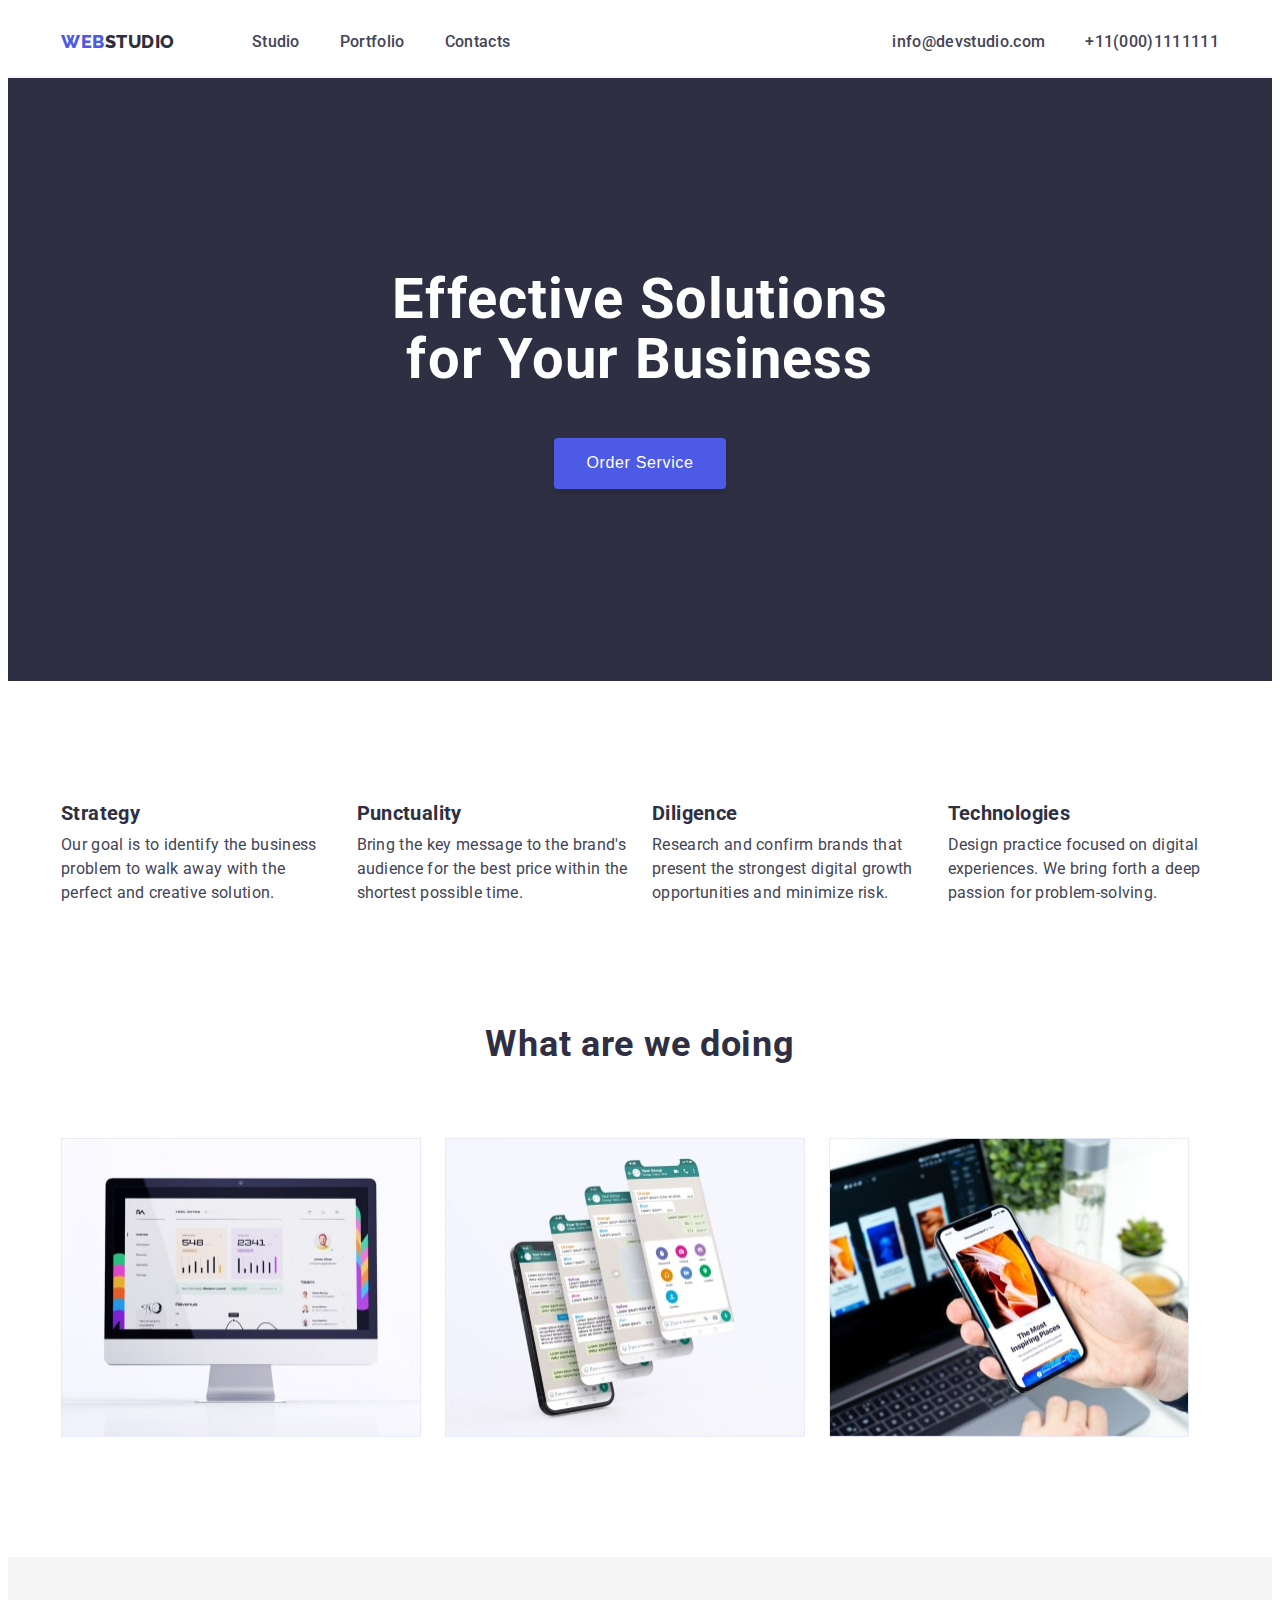
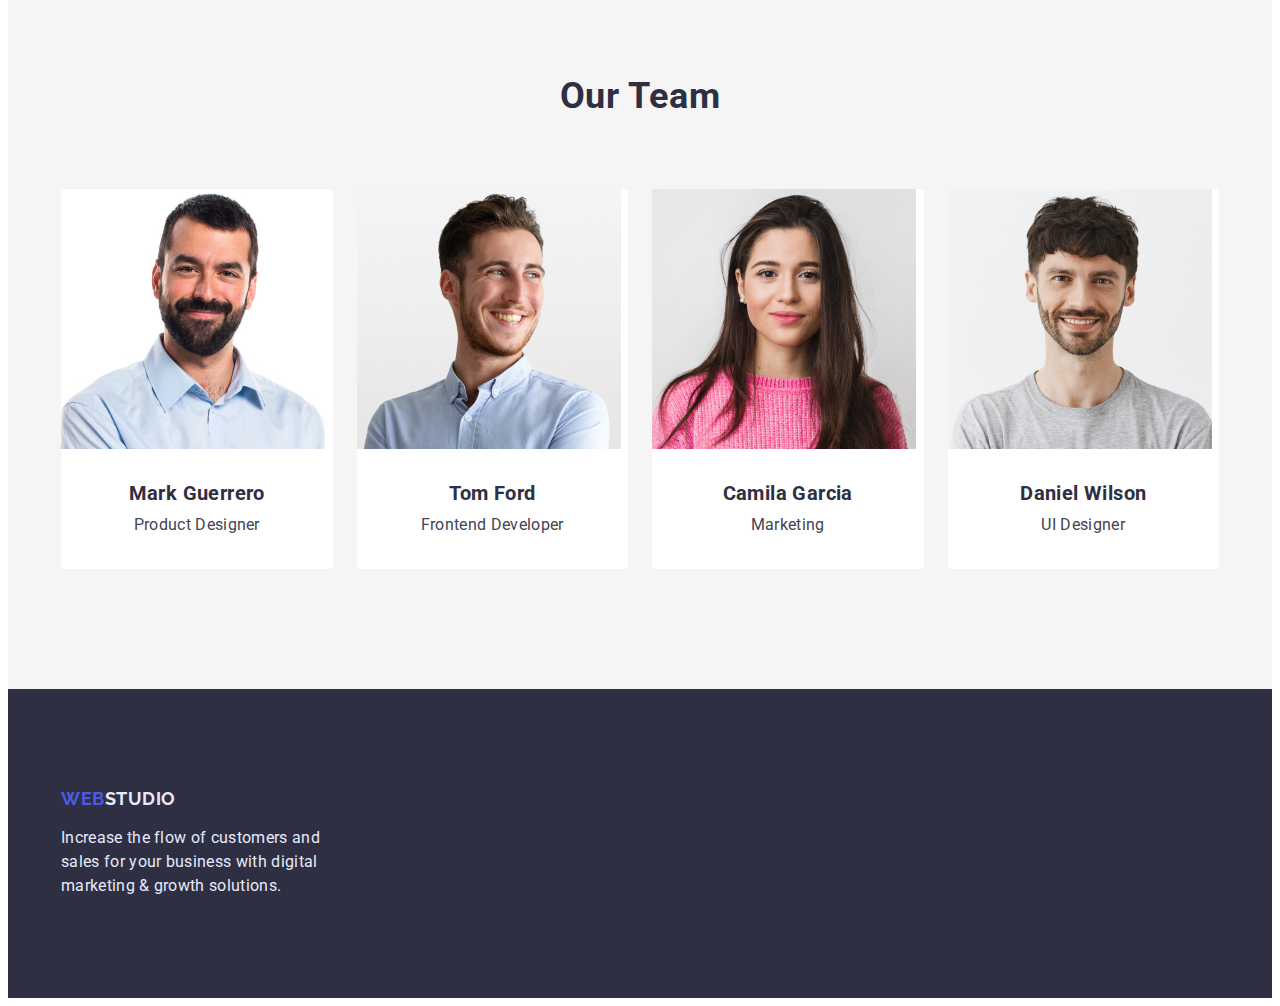
<file: index.html>
<!DOCTYPE html>
<html lang="en">
<head>
    <meta charset="UTF-8">
    <meta http-equiv="X-UA-Compatible" content="IE=edge">
    <meta name="viewport" content="width=device-width, initial-scale=1.0">
    <title>WEBSTUDIO</title>
    <link rel="preconnect" href="https://fonts.googleapis.com">
<link rel="preconnect" href="https://fonts.gstatic.com" crossorigin>
<link href="https://fonts.googleapis.com/css2?family=Raleway:wght@800&family=Roboto:wght@400;500;700;900&display=swap" rel="stylesheet">

<link rel="stylesheet" 
href="https://cdnjs.cloudflare.com/ajax/libs/modern-normalize/1.1.0/modern-normalize.min.css"
integrity="sha512-wpPYUAdjBVSE4KJnH1VR1HeZfpl1ub8YT/NKx4PuQ5NmX2tKuGu6U/JRp5y+Y8XG2tV+wKQpNHVUX03MfMFn9Q==" 
crossorigin="anonymous" referrerpolicy="no-referrer" />

<link rel="stylesheet" href="./css/style.css">
</head>
<body class="body">
    
     <header class="header">
        <div class="container header-container">
            <nav class="logo-nav">
            <a class="link-webstudio" href="/"> <span>WEB</span>STUDIO</a>
                
                <ul class="header-nav list">
                    <li class="list-item "><a class="header-link studio" href="./index.html">Studio</a></li>
                    <li class="list-item "><a class="header-link portfolio" href="./portfolio.html">Portfolio</a></li>
                    <li class="list-item "><a class="header-link contacts" href="/">Contacts</a></li>
                </ul>
    
            </nav>

            <ul class="header-list list">
                <li class="list-item "><a class="header-link mail" href="mailto:info@devstudio.com">info@devstudio.com</a></li>
                <li class="list-item "><a class="header-link phone" href="tel:+11(000)1111111">+11(000)1111111</a>
                </li>
            </ul>
             
        </div>
           

    </header>
    

    <main>
        <!--Section 1-->

        <section class="effective">
            <div class="container">
                <h1 class="tittle-effective-solutions">Effective Solutions <br> for Your Business</h1>
                <button type="button" class="btn-orderservice" >Order Service</button>
            </div>
              
        </section>

<!--Section2-->
        <section class="advantages section" >

            <div class="container">
                <h2 class="visually-hidden">Our advantages</h2>
                    <ul class="text-list list">
                        <li class="tittel-item item">
                            <h3 class="tittle-top">Strategy</h3>
                            <p class="text-top">Our goal is to identify the business
                                problem to walk away with the perfect and creative solution. </p>
                        </li>
                        <li class="tittle-item item ">
                            <h3 class="tittle-top">Punctuality</h3>
                            <p class="text-top">Bring the key message to the brand's audience for the best price within the shortest possible time.
                            </p>
                        </li>
                        <li class="tittle-item item">
                            <h3 class="tittle-top">Diligence</h3>
                            <p class="text-top">Research and confirm brands that present the strongest digital growth opportunities and minimize risk.</p>
                        </li>
                        <li class="tittle-item item">
                            <h3 class="tittle-top">Technologies</h3>
                            <p class="text-top">Design practice focused on digital experiences. We bring forth a deep passion for problem-solving.</p>
                        </li>
                    </ul>
                
            </div>
            
        </section>
<!--Section 3-->

<section class="gallery-section section">
    
        <div class="container">
            <h2 class="tittle-gallary-work tittle-gallery">What are we doing</h2>
            <ul class="image-list list">
                <li class="photo-item" >
                    <img  width="360" height="300" src="./images/image1.jpeg" alt="Photo 1">
                </li>
                <li class="photo-item" >
                    <img width="360" height="300" src="./images/image2.jpeg" alt="Photo 2">
                </li>
                <li class="photo-item" >
                    <img width="360" height="300" src="./images/image3.jpeg" alt="Photo 3">
                </li>
            </ul>
       
    </div>
   
   
</section>

<!--Section4-->

<section class="our-team section">
    <div class="container">
        <h2 class="tittle-team tittle-gallery">Our Team</h2>

        <ul class="image-team-list list">
         <li class="team-item">
            <img  src="./images/photon1.jpeg" alt="name1">
            <div class="team-box">
                <h3 class="tittle-top">Mark Guerrero</h3>
                <p class="text-top">Product Designer</p>
            </div>
               
           
            
        </li>
            <li class="team-item">
                <img src="./images/photon2.jpeg" alt="name2">
               <div class="team-box">
                <h3 class="tittle-top">Tom Ford</h3>
                <p class="text-top">Frontend Developer</p>
               </div>
                    
              
            </li>

            <li class="team-item">
                <img src="./images/photon3.jpeg" alt="name3">
             <div class="team-box">
                <h3 class="tittle-top">Camila Garcia</h3>
                <p class="text-top">Marketing</p>
             </div>
                  
            </li>

            <li class="team-item">
                <img  src="./images/photon4.jpeg" alt="name4">
                <div class="team-box">
                    <h3 class="tittle-top">Daniel Wilson</h3>
                    <p class="text-top">UI Designer</p>
                
                </div>
                    
               
            </li>
        </ul>
    

    </div>
    
       
   
</section>

    </main>

    <footer class="footer section">
        <div class="container">
            <a class="link-webstudio-footer" href="./index.html"> <span>WEB</span>STUDIO</a>
            <p class="text-footer">
                Increase the flow of customers and sales for your business with digital marketing & growth solutions.
            </p>
        </div>

    </footer>

</body>
</html>
</file>
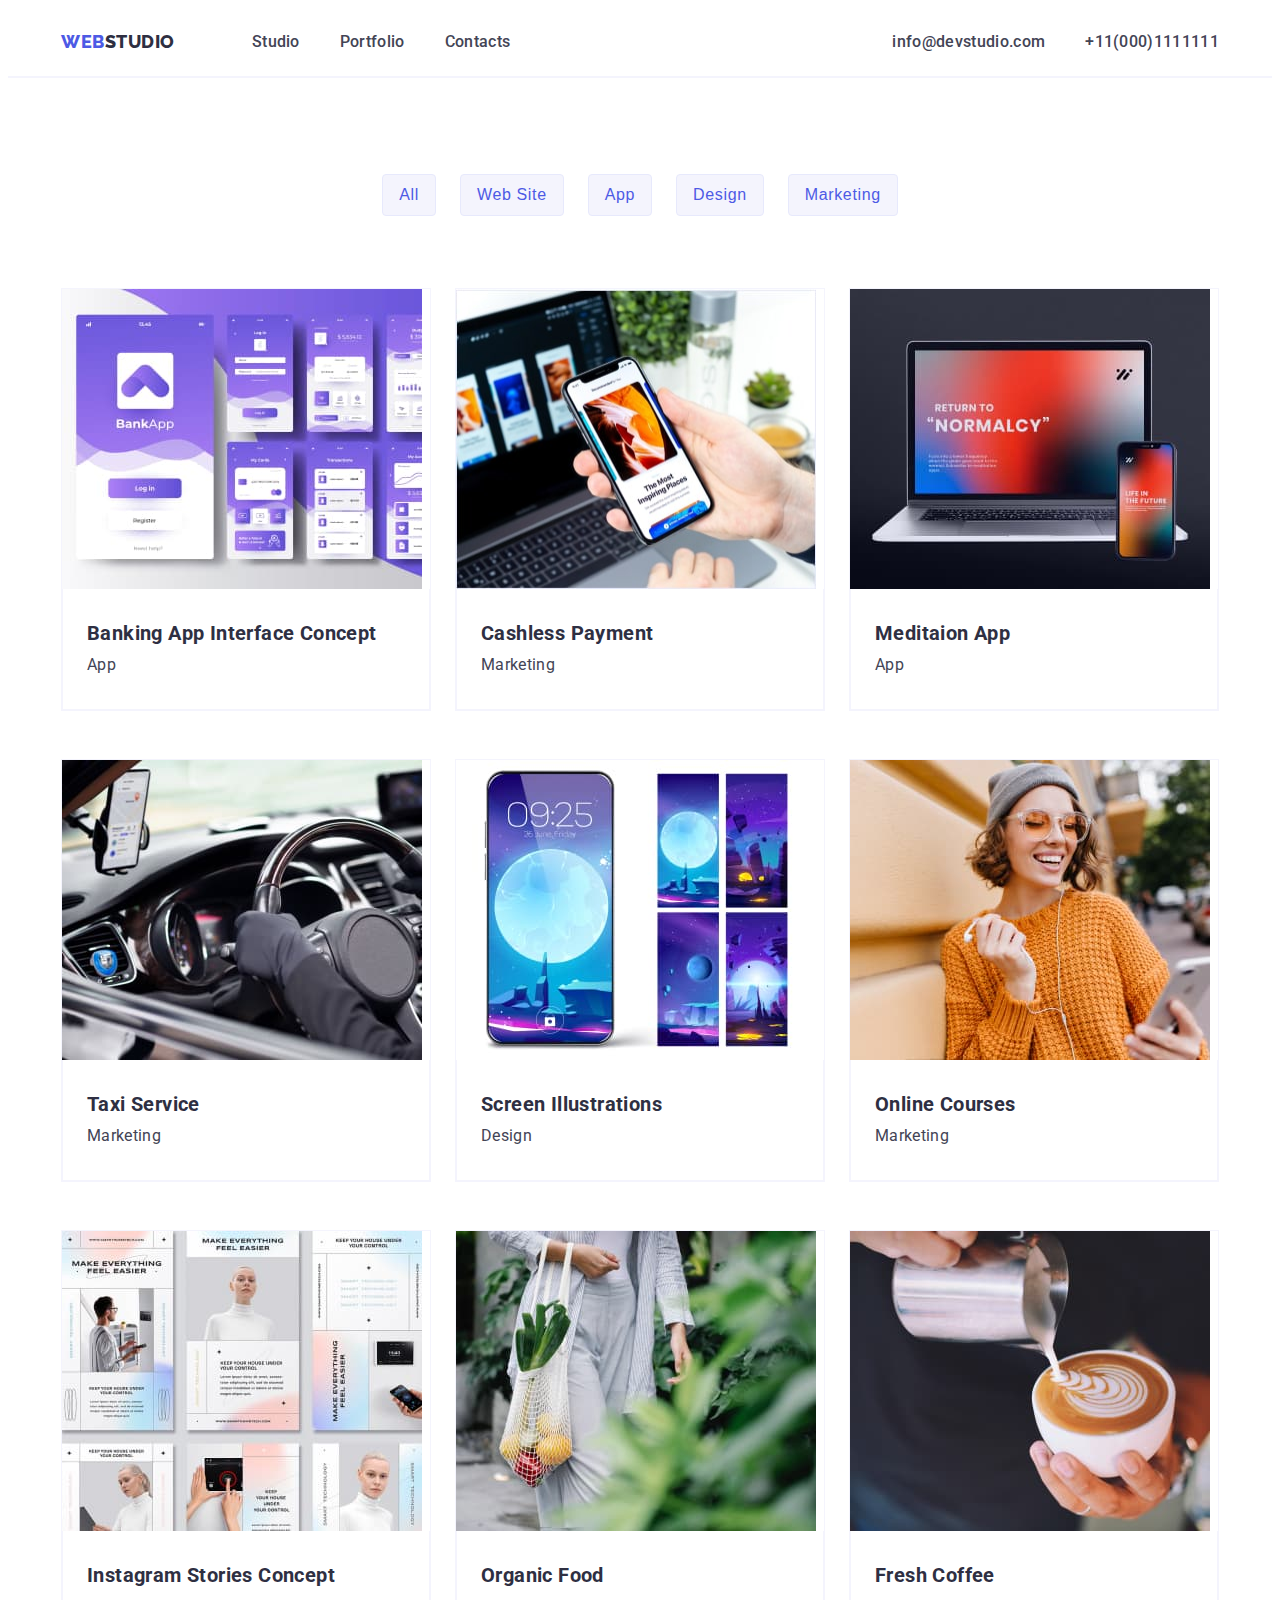
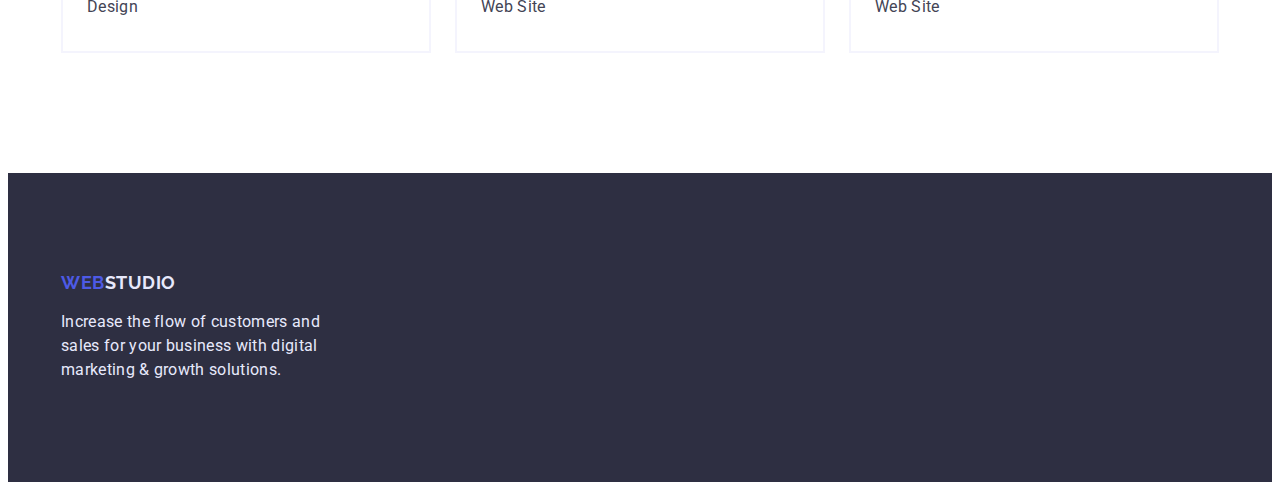
<file: portfolio.html>
<!DOCTYPE html>
<html lang="en">
<head>
    <meta charset="UTF-8">
    <meta http-equiv="X-UA-Compatible" content="IE=edge">
    <meta name="viewport" content="width=device-width, initial-scale=1.0">
    <title>Portfolio</title>
    <link rel="preconnect" href="https://fonts.googleapis.com">
<link rel="preconnect" href="https://fonts.gstatic.com" crossorigin>
<link href="https://fonts.googleapis.com/css2?family=Raleway:wght@800&family=Roboto:wght@400;500;700;900&display=swap" rel="stylesheet">

<link rel="stylesheet" 
href="https://cdnjs.cloudflare.com/ajax/libs/modern-normalize/1.1.0/modern-normalize.min.css"
integrity="sha512-wpPYUAdjBVSE4KJnH1VR1HeZfpl1ub8YT/NKx4PuQ5NmX2tKuGu6U/JRp5y+Y8XG2tV+wKQpNHVUX03MfMFn9Q==" 
crossorigin="anonymous" referrerpolicy="no-referrer" />

 <link rel="stylesheet" href="./css/style.css">
</head>
<body>
   
    <header class="header">
        <div class="container header-container">
            <nav class="logo-nav">
            <a class="link-webstudio" href="/"> <span>WEB</span>STUDIO</a>
                
                <ul class="header-nav list">
                    <li class="list-item "><a class="header-link studio" href="./index.html">Studio</a></li>
                    <li class="list-item "><a class="header-link portfolio" href="./portfolio.html">Portfolio</a></li>
                    <li class="list-item "><a class="header-link contacts" href="/">Contacts</a></li>
                </ul>
    
            </nav>

            <ul class="header-list list">
                <li class="list-item "><a class="header-link mail" href="mailto:info@devstudio.com">info@devstudio.com</a></li>
                <li class="list-item "><a class="header-link phone" href="tel:+11(000)1111111">+11(000)1111111</a>
                </li>
            </ul>
             
        </div>
           

    </header>
    


    <main>
        
<!--Gallery-->

<section class="gallery">
    <div class="container">
        <h1 class="visually-hidden">Our Portfolio</h1>
        
            <ul class="portfolio-list list">
                <li class="btn-item"><button type="button" class="btn">All</button></li>
                <li class="btn-item"><button type="button" class="btn" >Web Site</button></li>
                <li class="btn-item"><button type="button" class="btn">App</button></li>
                <li class="btn-item"><button type="button" class="btn">Design</button></li>
                <li class="btn-item"><button type="button" class="btn">Marketing</button></li>
            </ul>
       
      
    
        <ul class="gallery-list list">
            <li class="gallery-item">
               <a class="gallery-link" href=""> <img width="360" height="300" src="./images/img1.jpeg" alt="app picture1">
               <div class="border">
                <h3 class="tittle-top">Banking App Interface Concept</h3>
                <p class="text-top">App</p>
               </div>
                </a>
               
              
            </li>

            <li class="gallery-item">
                <a class="gallery-link" href=""> <img  width="360" height="300" src="./images/img6.jpeg" alt="app picture2">
                    <div class="border">   
                    <h3 class="tittle-top">Cashless Payment</h3>
                    <p class="text-top">Marketing</p>
                    </div>
                </a>
                   
               
            </li>

            <li class="gallery-item">
            <a class="gallery-link" href=""> <img  width="360" height="300" src="./images/img3.jpeg" alt="app picture3">
               <div class="border">
                <h3 class="tittle-top">Meditaion App</h3>
                <p class="text-top">App</p>
               </div> 
             </a>
               
            </li>

            <li class="gallery-item">
                <a class="gallery-link" href=""> <img width="360" height="300" src="./images/pic1.jpeg" alt="marketing picture1">
                   <div class="border">
                    <h3 class="tittle-top">Taxi Service</h3>
                    <p class="text-top">Marketing</p>
                   </div>
                   
                </a>
            </li>
    
            <li class="gallery-item">
                <a class="gallery-link" href=""><img width="360" height="300" src="./images/pic2.jpeg" alt="marketing picture2">
                   <div class="border">
                    <h3 class="tittle-top">Screen Illustrations</h3>
                    <p class="text-top">Design</p>
                   </div>
                    
                </a>
            </li>

            <li class="gallery-item">
                <a class="gallery-link" href=""><img width="360" height="300" src="./images/pic3.jpeg" alt="marketing picture3">
                    <div class="border">
                        <h3 class="tittle-top">Online Courses</h3>
                        <p class="text-top">Marketing</p>
                    </div>
                   
                </a>
            </li>

            <li class="gallery-item">
                <a class="gallery-link" href=""><img width="360" height="300" src="./images/photo1.jpeg" alt="design picture1">
                    <div class="border">
                        <h3 class="tittle-top">Instagram Stories Concept</h3>   
                        <p class="text-top">Design</p>
                    </div>
                    
                </a>
            </li>
    
            <li class="gallery-item">
                <a class="gallery-link" href=""><img width="360" height="300" src="./images/photo2.jpeg" alt="design picture2">
                   <div class="border" >
                    <h3 class="tittle-top">Organic Food</h3>
                    <p class="text-top">Web Site</p>
                   </div>
                   
                </a>
            </li>

            <li class="gallery-item">
                <a class="gallery-link" href=""><img width="360" height="300" src="./images/photo3.jpeg" alt="design picture3">
                    <div class="border">
                        <h3 class="tittle-top">Fresh Coffee</h3>
                        <p class="text-top">Web Site</p>
                    </div>
                    
                </a>
            </li>
        </ul>
    </div>

    

</section>

   </main>

   <footer class="footer">
    <div class="container">
        <a class="link-webstudio-footer" href="./index.html"> <span>WEB</span>STUDIO</a>
        <p class="text-footer">
            Increase the flow of customers and sales for your business with digital marketing & growth solutions.
        </p>
    </div>

</footer>
</body>
</html>
</file>
<file: css/style.css>
:root {
    --color-text: #2E2F42;
    --color-light: #FFFFFF;
    --color-btn: #4D5AE5;
    --color-contacts: #434455;
    --color-footer: #E7E9FC;
    --color-grey: #F4F4FD;
    --color-backround: #F5F5F5;
    --pad-bot:120px;
}

::before,
::after {
box-sizing: border-box;
margin: 0;
padding: 0;
}

img {
    display: block;
    max-width: 100%;
}

.section
{
  padding-top: 120px;
 /* padding-bottom: 120px; */
   }


h1,h2,h3,h4,h5,h6,p,ul 
{
    margin-bottom: 0;
    margin-top: 0;
}

.container
{
    width: 1158px;
    margin: 0 auto;
    padding-left: 15px;
    padding-right: 15px;
   
    /* outline: 1px solid red; */
}

.header-container
 {
    display: flex;
    align-items: center;  
}

.header 
{
    border-bottom: 2px solid var(--color-grey);
}

.logo-nav 
{
    display: flex;
    align-items: center;
}
.header-list
{
    display: flex;
    align-items: center;
    margin-left: auto;
    padding-left: 0;
}


.header-nav 
{
    display: flex;
    align-items: center;
    margin-left: 77px;
    padding-left: 0;
}


.image-list, 
.image-team-list,
.text-list,
.portfolio-list
{
    display: flex;
    
}


body {
    font-family: "Roboto", sans-serif;
    background-color: var(--color-light);
}

/* header css 2 pages */

.link-webstudio
 { 
    padding-top: 24px;
    padding-bottom: 24px;
    

font-family: "Raleway", sans-serif;
font-weight: 800;
font-size: 18px;
line-height:1.13;
letter-spacing: 0.03em;
text-transform: uppercase;
color:var(--color-text);
text-decoration: none;

}

.link-webstudio span {
 color: var(--color-btn);

 }

.list 
{
    list-style: none;
}

.list-item+ .list-item {
    margin-left: 40px;
}

.text-list
{
    column-gap: 24px;
    padding: 0;
    margin: auto;
}
 .item 
{
    flex-basis:  calc((100% - 72px) / 4);

}

.header-link
{ 
padding-top: 24px;
padding-bottom: 24px;

font-weight: 500;
font-size: 16px;
line-height: 1.5;
letter-spacing: 0.02em;
color: var(--color-contacts);
text-decoration: none;
}

.header-link:hover,
.header-link:focus 
{
color: var(--color-btn);
}


/* tittles */

.visually-hidden
 {
    position: absolute;
    white-space: nowrap;
    width: 1px;
    height: 1px;
    overflow: hidden;
    border: 0;
    padding: 0;
    clip: rect(0 0 0 0);
    clip-path: inset(50%);
    margin: -1px;
}
   

/* button-css 2 pages */

.portfolio-list
{
    padding-left: 0;
margin-bottom: 72px;
justify-content: center;
align-items: flex-start;   
}

.btn-orderservice
{
padding: 16px 32px;
border-radius: 4px;
border: transparent;

font-weight: 500;
font-size: 16px;
line-height: 1.18;
letter-spacing: 0.04em;
background:var(--color-btn);
color:var(--color-light);
box-shadow: 0px 4px 4px rgba(0, 0, 0, 0.15);
}

 .btn-orderservice:hover,
 .btn-focus
{
    background-color:var(--color-btn);
    cursor: pointer;
}

.btn
 {
    padding: 8px 16px;
    border: 1px solid var(--color-footer);

    font-weight: 500;
    font-size: 16px;
    line-height: 1.5;
    letter-spacing: 0.04em;
    border-radius: 4px;
    background: var(--color-grey);
    color: var(--color-btn);       
}

.btn:hover,
.btn:focus
 {
    background-color: var(--color-btn);
    color: var(--color-light);
    cursor: pointer;
}

.btn-item 
{
    margin-right: 24px;
}
.btn-item:last-child
{
    margin-right: 0;
}

/* tittles and texts css 2 pages */


.tittle-effective-solutions 
{
    margin-top: 0;
    margin-bottom: 48px;

    font-weight: 700;
    font-size: 56px;
    line-height: 1.07;
    letter-spacing: 0.02em;
    color: var(--color-light);
}
    .effective 
    {
        background: var(--color-text); 
        text-align: center;
        padding-top: 192px;
        padding-bottom: 192px;
    }


 .image-team-list 
 {
    padding: 0;
    margin: auto;

    column-gap: 24px;
 }

    .team-item 
{
    flex-basis: calc((100% - 72px) /4 );
    background-color:var(--color-light);
    text-align: center;
    border-radius: 4px;

}


.team-box
{
    padding-top: 32px;
    padding-bottom: 32px;
}

.image-list
{
    padding-left: 0;
}

.photo-item
{
    padding: 0;
    margin-right: 24px;
}

.photo-item:last-child
{
    margin-right: 0;
}

.our-team 
{
    background:var(--color-backround);
    padding-top: 120px;
    padding-bottom: 120px;
}


.tittle-top
{ 

    font-weight: 700;
    font-size: 20px;
    line-height: 1.2;
    letter-spacing: 0.02em;
    color: var(--color-text);
}

.text-top
{   margin-top: 8px;

   font-size: 16px;
   line-height: 1.5;
   letter-spacing: 0.02em;
   color:var(--color-contacts);
}

.gallery-section
{
    padding-bottom: 120px;
}

.gallery-list
{
    display: flex;
    flex-wrap: wrap; 
    margin: auto;
    padding: 0;
    row-gap: 48px;
    column-gap: 24px;
   
}

.gallery-item
{
    width: calc((100% - 48px) /3 );
  
}



.gallery
{
    padding-top: 96px;
    padding-bottom: 120px;
}

.gallery-link
{  
    display: block;
    text-decoration: none;
    border: 0.5px solid var(--color-grey);
}
.gallery-item:hover,
.gallery-item:focus
{
    background:var(--color-light);
    box-shadow: 0px 1px 6px rgba(46, 47, 66, 0.08), 0px 1px 1px rgba(46, 47, 66, 0.16), 0px 2px 1px rgba(46, 47, 66, 0.08);
}

.tittle-gallery 
{
 margin-bottom: 72px;
 text-align: center;

 font-weight: 700;
 font-size: 36px;
 line-height: 1.11;
 letter-spacing: 0.02em;
 color: var(--color-text);

}


.border 
{
    border: 0.5px solid #F4F4FD;
    border-top: none;
    padding: 32px 24px;
}

/* footer css 2 pages */



.footer
{
    background: var(--color-text);
    padding-bottom: 100px;
    padding-top: 100px;
}

.link-webstudio-footer
{
    

    font-family: "Raleway", sans-serif;
    font-weight: 700;
    font-size: 18px;
    line-height: 1.16;
    letter-spacing: 0.03em;
    text-transform: uppercase;
    color: var(--color-footer);
    text-decoration: none;
}

.link-webstudio-footer span 
{
    color: var(--color-btn);
}
.text-footer
{
    width:264px;
    margin-top: 16px;
  

    font-weight: 400;
    font-size: 16px;
    line-height: 1.5;
    letter-spacing: 0.02em;
    color:var(--color-footer);
}
</file>
